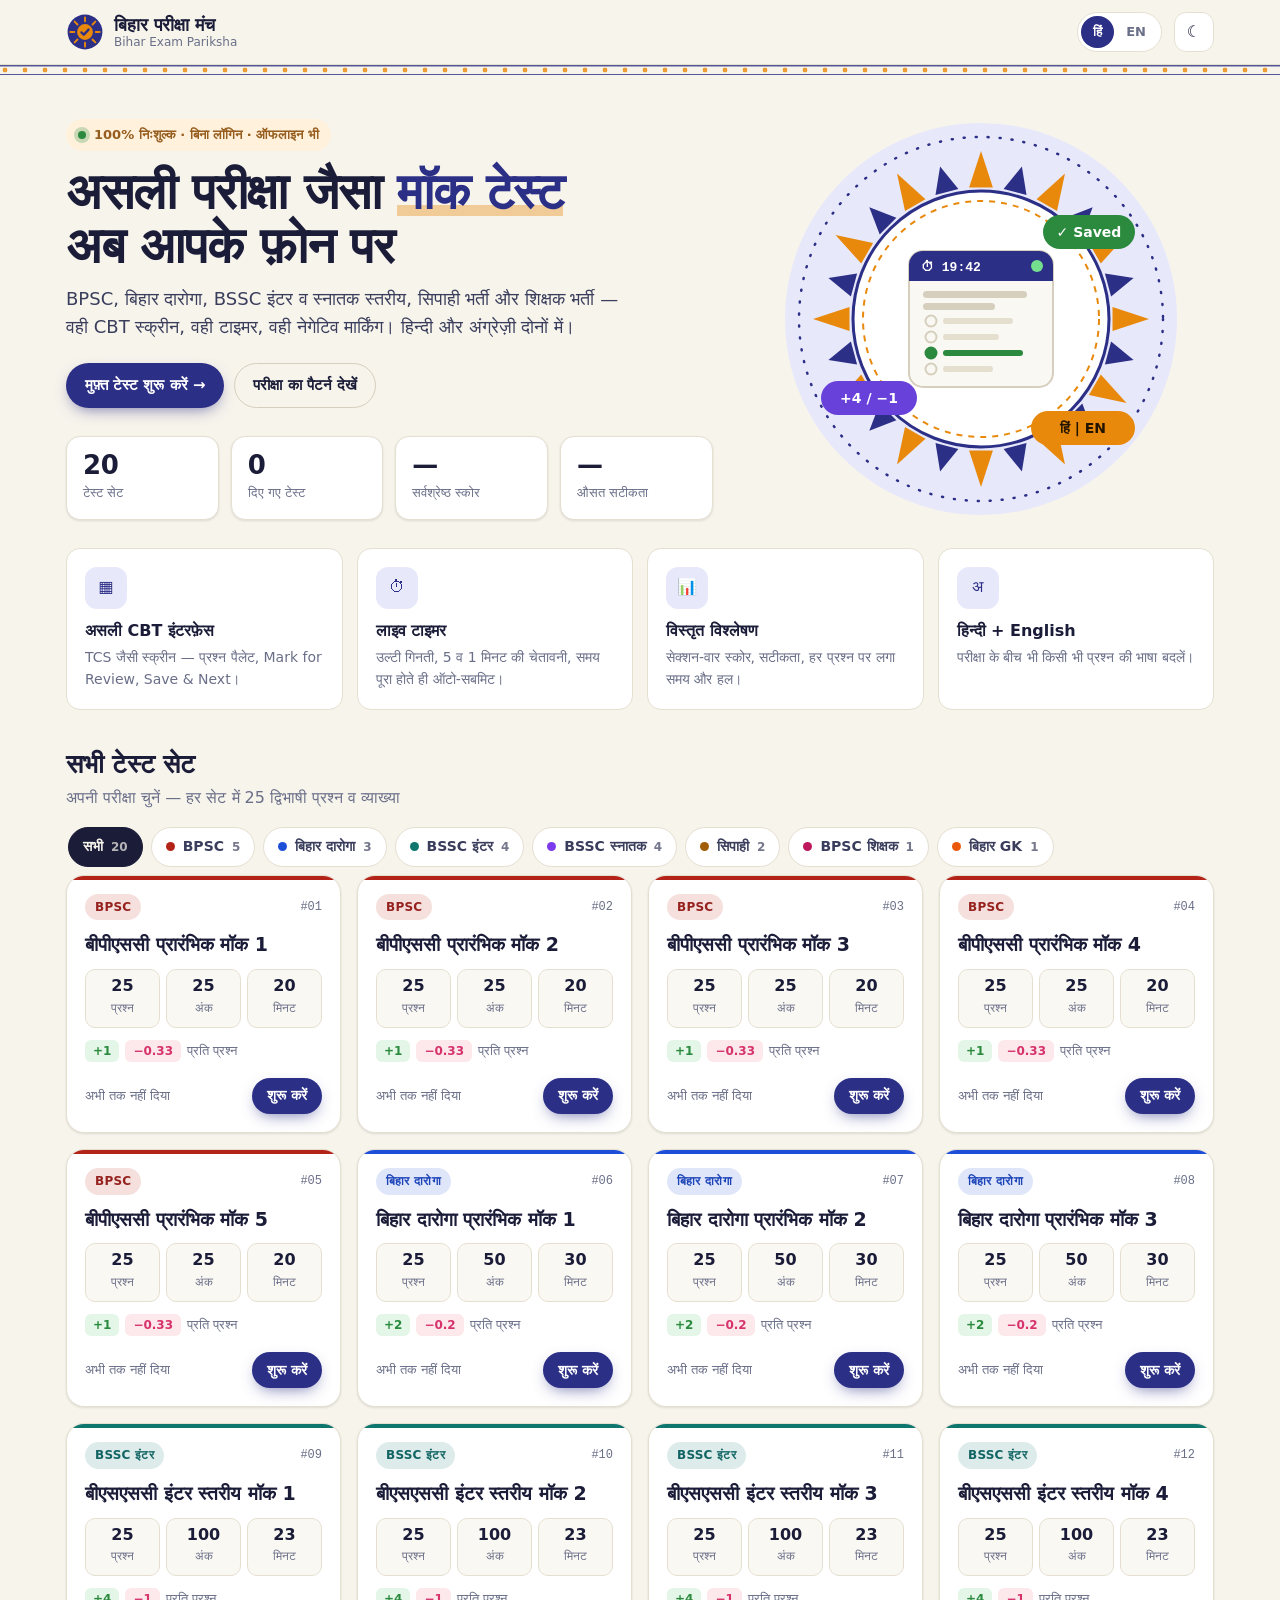
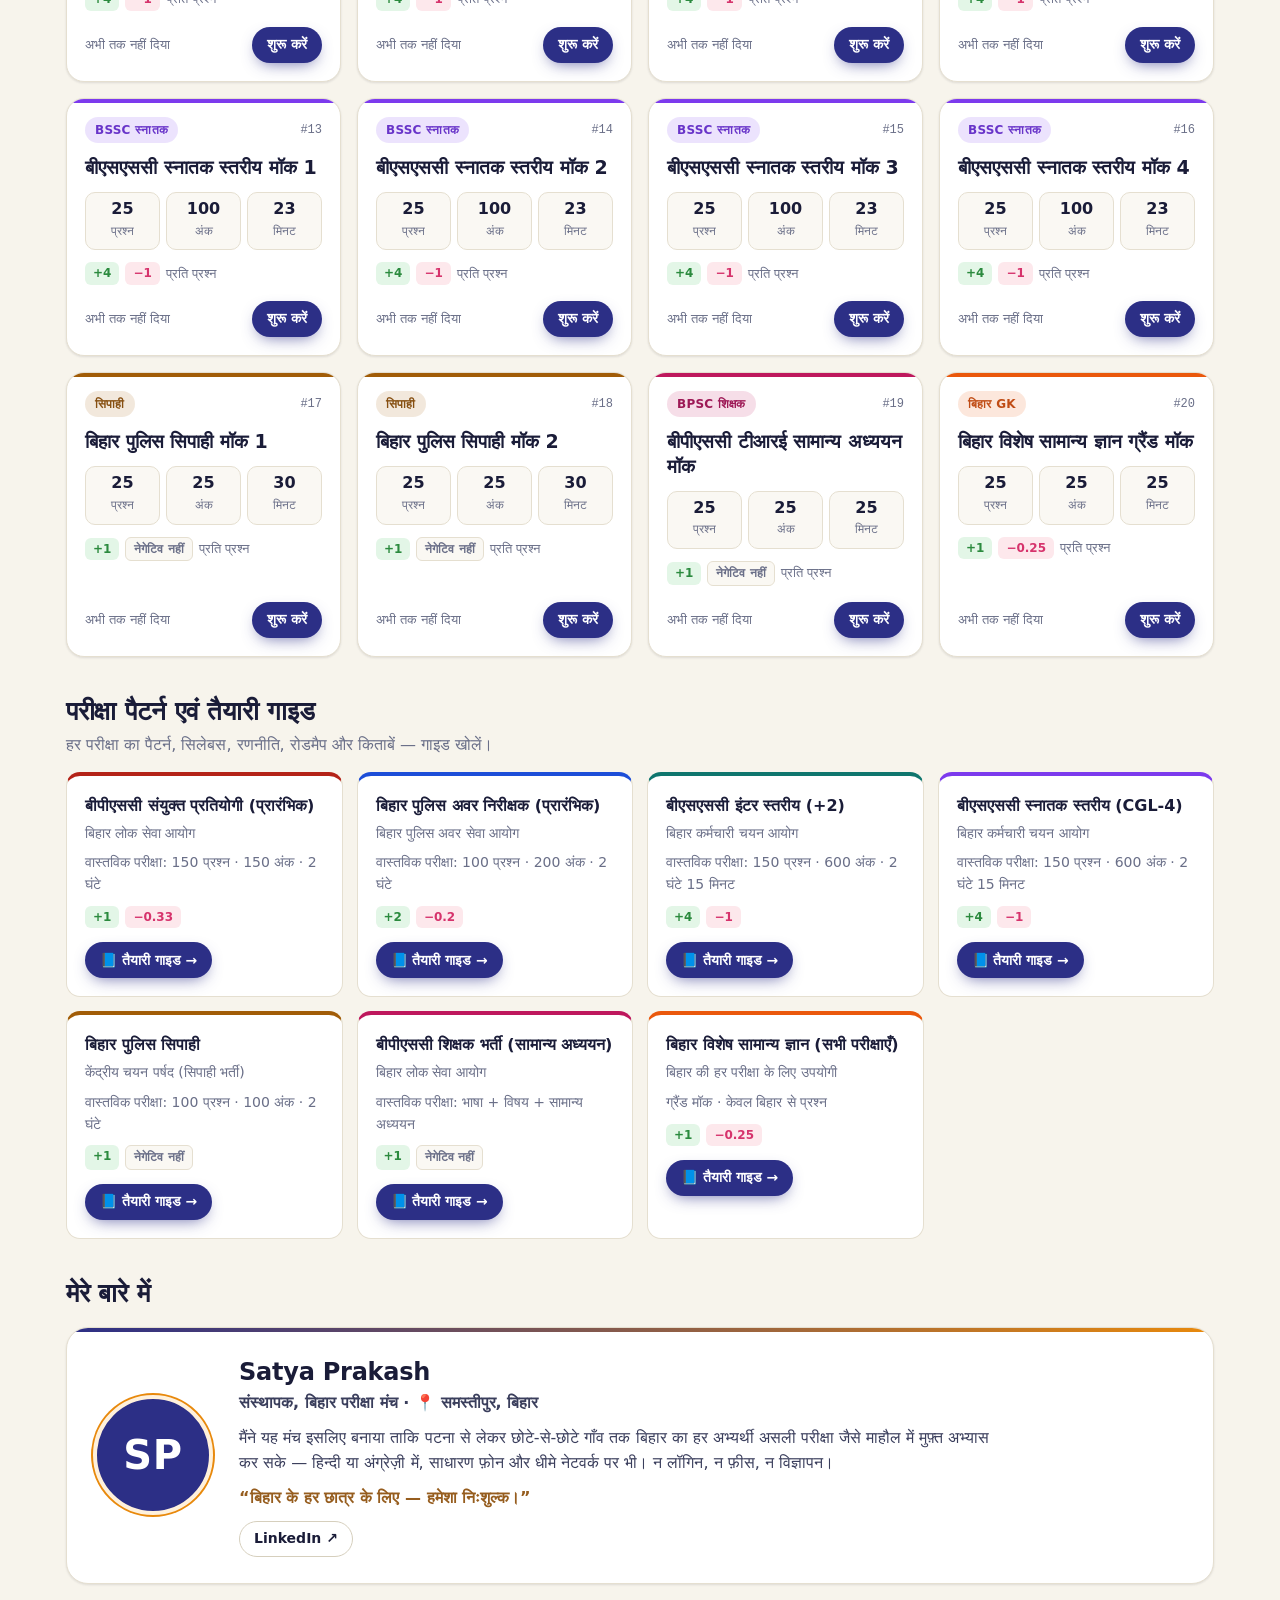
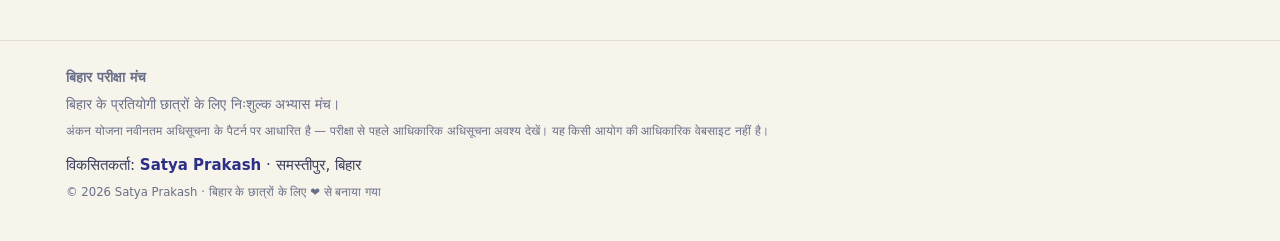
<file: index.html>
<!doctype html>
<html lang="hi">
<head>
  <meta charset="utf-8">
  <meta name="viewport" content="width=device-width, initial-scale=1, viewport-fit=cover">
  <title>बिहार परीक्षा मंच — Bihar Exam Mock Tests</title>
  <meta name="description" content="Free CBT-style mock tests for BPSC, Bihar SI, BSSC Inter & CGL, Bihar Police Constable and BPSC TRE — live timer, negative marking, Hindi & English, detailed analysis.">
  <meta http-equiv="Content-Security-Policy" content="default-src 'self'; script-src 'self'; style-src 'self' 'unsafe-inline' https://fonts.googleapis.com; font-src 'self' https://fonts.gstatic.com; img-src 'self' data:; connect-src 'self'; manifest-src 'self'; worker-src 'self'; object-src 'none'; base-uri 'self'; form-action 'none'">
  <meta name="referrer" content="strict-origin-when-cross-origin">
  <meta name="theme-color" content="#2c2f86">
  <script src="js/boot.js?v=8"></script>
  <link rel="manifest" href="manifest.webmanifest">
  <link rel="icon" href="icon.svg" type="image/svg+xml">
  <link rel="apple-touch-icon" href="icon.svg">
  <link rel="preconnect" href="https://fonts.googleapis.com">
  <link rel="preconnect" href="https://fonts.gstatic.com" crossorigin>
  <link rel="stylesheet" href="https://fonts.googleapis.com/css2?family=Mukta:wght@400;500;600;700;800&display=swap">
  <link rel="stylesheet" href="css/styles.css?v=8">
</head>
<body>
  <noscript><p style="padding:24px">कृपया JavaScript चालू करें। / Please enable JavaScript to take the tests.</p></noscript>
  <div id="app"></div>
  <script src="js/exams.js?v=8"></script>
  <script src="js/i18n.js?v=8"></script>
  <script src="js/store.js?v=8"></script>
  <script src="data/index.js?v=8"></script>
  <script src="js/about.js?v=8"></script>
  <script src="js/app.js?v=8"></script>
</body>
</html>
</file>
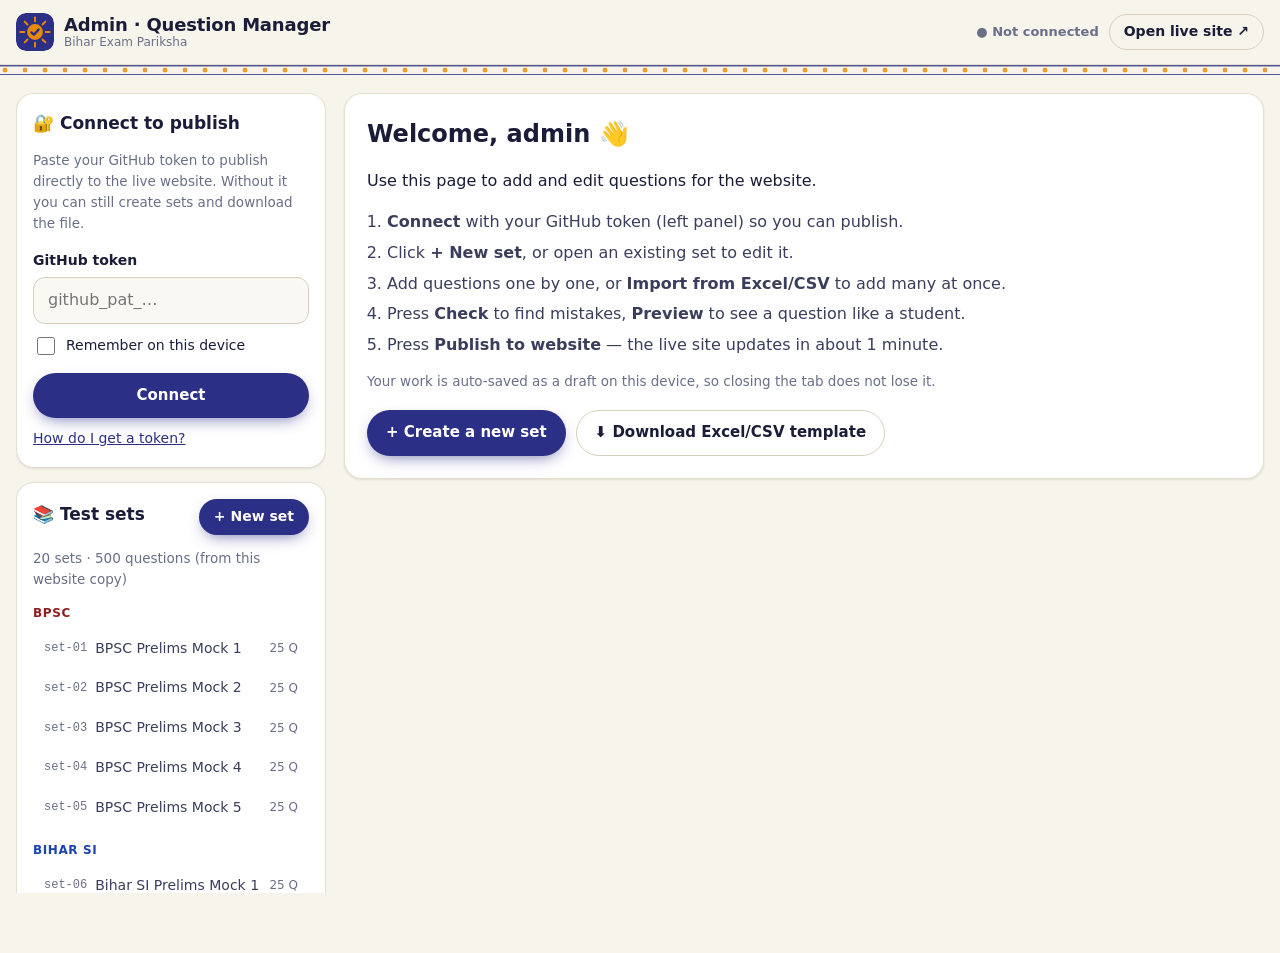
<file: admin.html>
<!doctype html>
<html lang="en">
<head>
  <meta charset="utf-8">
  <meta name="viewport" content="width=device-width, initial-scale=1">
  <title>Admin · Bihar Exam Pariksha</title>
  <meta name="robots" content="noindex, nofollow">
  <meta http-equiv="Content-Security-Policy" content="default-src 'self'; script-src 'self'; style-src 'self' 'unsafe-inline' https://fonts.googleapis.com; font-src 'self' https://fonts.gstatic.com; img-src 'self' data:; connect-src 'self' https://api.github.com; object-src 'none'; base-uri 'self'; form-action 'none'">
  <meta name="referrer" content="no-referrer">
  <script src="js/boot.js?v=8"></script>
  <link rel="icon" href="icon.svg" type="image/svg+xml">
  <link rel="preconnect" href="https://fonts.googleapis.com">
  <link rel="preconnect" href="https://fonts.gstatic.com" crossorigin>
  <link rel="stylesheet" href="https://fonts.googleapis.com/css2?family=Mukta:wght@400;500;600;700;800&display=swap">
  <link rel="stylesheet" href="css/styles.css?v=8">
  <link rel="stylesheet" href="css/admin.css?v=8">
</head>
<body>
  <noscript><p style="padding:24px">Please enable JavaScript.</p></noscript>
  <div id="admin"></div>
  <script src="js/exams.js?v=8"></script>
  <script src="data/index.js?v=8"></script>
  <script src="js/admin.js?v=8"></script>
</body>
</html>
</file>
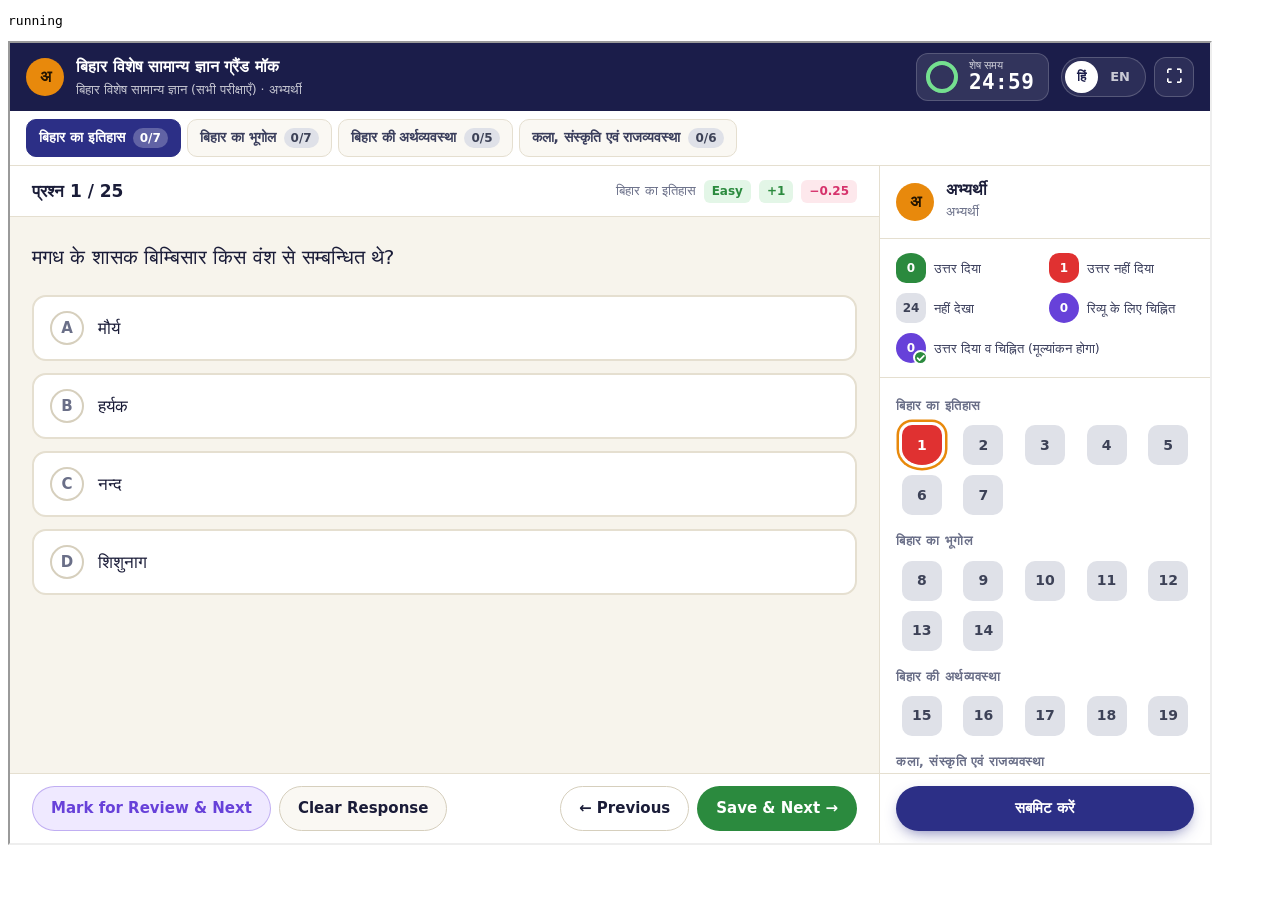
<file: tools/selftest.html>
<!doctype html><meta charset="utf-8"><title>selftest</title>
<pre id="out">running</pre>
<iframe id="f" src="../index.html#/exam/set-20" style="width:1200px;height:800px"></iframe>
<script>
var out = document.getElementById("out"), f = document.getElementById("f");
function wait(ms) { return new Promise(function (r) { setTimeout(r, ms); }); }
(async function () {
  try {
    await wait(1500);
    var w = f.contentWindow, d = f.contentDocument;
    var set = w.BEP.sets["set-20"], ex = w.BEP.exams[set.exam], exp = { c: 0, w: 0, s: 0 };
    for (var i = 0; i < set.questions.length; i++) {
      var q = set.questions[i], mode = i % 4; // 0 correct, 1 wrong, 2 skip, 3 correct+mark
      if (mode === 0 || mode === 3) { d.querySelector('.opt[data-o="' + q.a + '"]').click(); exp.c++; }
      else if (mode === 1) { d.querySelector('.opt[data-o="' + ((q.a + 1) % 4) + '"]').click(); exp.w++; }
      else exp.s++;
      d.getElementById(mode === 3 ? "bMark" : "bSave").click();
      await wait(20);
    }
    var pal = Array.from(d.querySelectorAll("#pal .qs")).map(function (b) { return b.className.replace("qs", "").replace("cur", "").trim() || "nv"; }).join(",");
    d.getElementById("bSubmit").click(); await wait(100);
    var rows = d.querySelector(".sum-table tfoot").textContent;
    d.querySelector("[data-yes]").click(); await wait(1200);
    var score = d.querySelector(".ring .mid b").textContent;
    var expScore = Math.round((exp.c * ex.pos - exp.w * ex.neg) * 100) / 100;
    out.textContent = JSON.stringify({ hash: w.location.hash, palette: pal, summary: rows, shown: score, expected: expScore, exp: exp,
      pass: String(expScore) === score, sols: d.querySelectorAll(".sol").length });
  } catch (e) { out.textContent = "ERR " + e.stack; }
})();
</script>
</file>
<file: css/styles.css>
/* ==========================================================
   Bihar Exam Pariksha — design system
   Warm "paper" base, deep indigo brand, marigold accent
   (Madhubani-inspired ornaments), official CBT palette colours.
   ========================================================== */

:root {
  --bg: #f7f4ec;
  --bg-2: #efe9db;
  --surface: #ffffff;
  --surface-2: #faf8f3;
  --ink: #1a1c38;
  --ink-2: #3a3e5c;
  --muted: #6a6f88;
  --line: #e5dfd0;
  --line-2: #d6cfbd;
  --brand: #2c2f86;
  --brand-ink: #ffffff;
  --brand-soft: #e8e8fb;
  --accent: #e8890c;
  --accent-soft: #fff1dc;
  --ok: #2b8a3e;
  --ok-soft: #e3f6e7;
  --bad: #d6336c;
  --bad-2: #e03131;
  --bad-soft: #fde8ec;
  --mark: #6741d9;
  --mark-soft: #efe9ff;
  --nv: #dfe1e8;
  --nv-ink: #3d4257;
  --warn: #f08c00;
  --shadow-sm: 0 1px 2px rgba(26, 28, 56, .06), 0 1px 3px rgba(26, 28, 56, .06);
  --shadow: 0 6px 24px -8px rgba(26, 28, 56, .18), 0 2px 6px rgba(26, 28, 56, .06);
  --shadow-lg: 0 24px 60px -18px rgba(26, 28, 56, .35);
  --radius: 14px;
  --radius-sm: 10px;
  --font: "Mukta", "Noto Sans Devanagari", "Nirmala UI", system-ui, -apple-system, "Segoe UI", Roboto, sans-serif;
  --mono: ui-monospace, "Cascadia Mono", "Consolas", monospace;
  color-scheme: light;
}

@media (prefers-color-scheme: dark) {
  :root:not([data-theme="light"]) {
    --bg: #0e1020; --bg-2: #151831; --surface: #171a33; --surface-2: #1c2040;
    --ink: #eceefa; --ink-2: #c8cbe2; --muted: #9a9fbd; --line: #2a2e50; --line-2: #383d66;
    --brand: #8e92ff; --brand-ink: #0e1020; --brand-soft: #23264f;
    --accent: #ffb547; --accent-soft: #3a2b12;
    --ok: #51cf66; --ok-soft: #173322; --bad: #ff6b8b; --bad-2: #ff6b6b; --bad-soft: #3a1823;
    --mark: #a68bff; --mark-soft: #2a2152; --nv: #2c3050; --nv-ink: #c8cbe2;
    --shadow-sm: 0 1px 2px rgba(0,0,0,.4); --shadow: 0 8px 24px -10px rgba(0,0,0,.6);
    --shadow-lg: 0 24px 60px -18px rgba(0,0,0,.8);
    color-scheme: dark;
  }
}
:root[data-theme="dark"] {
  --bg: #0e1020; --bg-2: #151831; --surface: #171a33; --surface-2: #1c2040;
  --ink: #eceefa; --ink-2: #c8cbe2; --muted: #9a9fbd; --line: #2a2e50; --line-2: #383d66;
  --brand: #8e92ff; --brand-ink: #0e1020; --brand-soft: #23264f;
  --accent: #ffb547; --accent-soft: #3a2b12;
  --ok: #51cf66; --ok-soft: #173322; --bad: #ff6b8b; --bad-2: #ff6b6b; --bad-soft: #3a1823;
  --mark: #a68bff; --mark-soft: #2a2152; --nv: #2c3050; --nv-ink: #c8cbe2;
  --shadow-sm: 0 1px 2px rgba(0,0,0,.4); --shadow: 0 8px 24px -10px rgba(0,0,0,.6);
  --shadow-lg: 0 24px 60px -18px rgba(0,0,0,.8);
  color-scheme: dark;
}

*, *::before, *::after { box-sizing: border-box; }
html { -webkit-text-size-adjust: 100%; }
body {
  margin: 0; font-family: var(--font); font-size: 16px; line-height: 1.55;
  background: var(--bg); color: var(--ink);
  -webkit-font-smoothing: antialiased; min-height: 100vh;
}
img, svg { display: block; max-width: 100%; }
button, input, select { font: inherit; color: inherit; }
button { cursor: pointer; }
a { color: var(--brand); }
:focus-visible { outline: 3px solid var(--accent); outline-offset: 2px; border-radius: 6px; }
.sr-only { position: absolute; width: 1px; height: 1px; overflow: hidden; clip: rect(0 0 0 0); white-space: nowrap; }
.wrap { width: 100%; max-width: 1180px; margin: 0 auto; padding: 0 16px; }
.muted { color: var(--muted); }
.hidden { display: none !important; }

/* ---------- Buttons ---------- */
.btn {
  display: inline-flex; align-items: center; justify-content: center; gap: 8px;
  min-height: 44px; padding: 10px 18px; border-radius: 999px; border: 1.5px solid transparent;
  font-weight: 600; font-size: 15px; text-decoration: none; white-space: nowrap;
  transition: transform .12s ease, background .15s ease, box-shadow .15s ease, border-color .15s;
}
.btn:active { transform: translateY(1px) scale(.99); }
.btn-primary { background: var(--brand); color: var(--brand-ink); box-shadow: 0 6px 16px -6px color-mix(in srgb, var(--brand) 70%, transparent); }
.btn-primary:hover { filter: brightness(1.08); }
.btn-accent { background: var(--accent); color: #231400; }
.btn-accent:hover { filter: brightness(1.05); }
.btn-ghost { background: transparent; border-color: var(--line-2); color: var(--ink); }
.btn-ghost:hover { background: var(--surface-2); }
.btn-ok { background: var(--ok); color: #fff; }
.btn-danger { background: var(--bad-2); color: #fff; }
.btn-sm { min-height: 36px; padding: 6px 14px; font-size: 14px; }
.btn[disabled] { opacity: .45; cursor: not-allowed; transform: none; }
.icon-btn {
  width: 40px; height: 40px; border-radius: 12px; border: 1.5px solid var(--line);
  background: var(--surface); display: inline-grid; place-items: center; font-weight: 700;
}
.icon-btn:hover { border-color: var(--line-2); }

/* ---------- Top navigation ---------- */
.topbar {
  position: sticky; top: 0; z-index: 30;
  background: color-mix(in srgb, var(--bg) 82%, transparent);
  backdrop-filter: saturate(1.4) blur(10px); -webkit-backdrop-filter: saturate(1.4) blur(10px);
  border-bottom: 1px solid var(--line);
}
.topbar .wrap { display: flex; align-items: center; gap: 12px; height: 64px; }
.logo { display: flex; align-items: center; gap: 10px; text-decoration: none; color: var(--ink); margin-right: auto; }
.logo-mark { width: 38px; height: 38px; }
.logo b { font-size: 18px; line-height: 1.1; display: block; letter-spacing: -.01em; }
.logo small { font-size: 12px; color: var(--muted); display: block; line-height: 1.2; }
.lang-switch { display: inline-flex; padding: 3px; border-radius: 999px; background: var(--surface); border: 1.5px solid var(--line); }
.lang-switch button { border: 0; background: transparent; padding: 5px 12px; border-radius: 999px; font-weight: 700; font-size: 13px; color: var(--muted); min-height: 32px; }
.lang-switch button[aria-pressed="true"] { background: var(--brand); color: var(--brand-ink); }

/* ---------- Ornament (Madhubani-inspired border) ---------- */
.ornament {
  height: 10px;
  background:
    radial-gradient(circle at 5px 5px, var(--accent) 2.4px, transparent 2.6px) 0 0 / 20px 10px,
    linear-gradient(var(--brand), var(--brand)) 0 0 / 100% 1.5px no-repeat,
    linear-gradient(var(--brand), var(--brand)) 0 100% / 100% 1.5px no-repeat;
  opacity: .8;
}

/* ---------- Hero ---------- */
.hero { position: relative; padding: 44px 0 28px; overflow: hidden; }
.hero-grid { display: grid; grid-template-columns: 1.25fr .9fr; gap: 36px; align-items: center; }
.eyebrow {
  display: inline-flex; align-items: center; gap: 8px; padding: 6px 12px; border-radius: 999px;
  background: var(--accent-soft); color: color-mix(in srgb, var(--accent) 60%, var(--ink)); font-weight: 700; font-size: 13px;
}
.eyebrow .dot { width: 8px; height: 8px; border-radius: 50%; background: var(--ok); box-shadow: 0 0 0 4px color-mix(in srgb, var(--ok) 25%, transparent); animation: pulse 1.8s infinite; }
@keyframes pulse { 50% { box-shadow: 0 0 0 7px transparent; } }
.hero h1 { font-size: clamp(30px, 5vw, 50px); line-height: 1.08; letter-spacing: -.02em; margin: 14px 0 12px; }
.hero h1 em {
  font-style: normal; color: var(--brand); white-space: nowrap;
  background: linear-gradient(transparent 72%, color-mix(in srgb, var(--accent) 38%, transparent) 72%, color-mix(in srgb, var(--accent) 38%, transparent) 92%, transparent 92%);
}
.hero p.lead { font-size: 18px; color: var(--ink-2); max-width: 560px; margin: 0 0 22px; }
.hero-cta { display: flex; flex-wrap: wrap; gap: 10px; }
.hero-art { position: relative; aspect-ratio: 1; max-width: 400px; justify-self: center; width: 100%; }
.hero-art svg { width: 100%; height: 100%; }
.spin-slow { transform-origin: 200px 200px; animation: spin 80s linear infinite; }
@keyframes spin { to { transform: rotate(360deg); } }

.stats-row { display: grid; grid-template-columns: repeat(4, 1fr); gap: 12px; margin-top: 28px; }
.stat {
  background: var(--surface); border: 1px solid var(--line); border-radius: var(--radius);
  padding: 14px 16px; box-shadow: var(--shadow-sm);
}
.stat b { display: block; font-size: 26px; line-height: 1.1; letter-spacing: -.01em; }
.stat span { font-size: 13px; color: var(--muted); }

/* ---------- Resume banner ---------- */
.resume {
  display: flex; align-items: center; gap: 14px; flex-wrap: wrap;
  background: linear-gradient(100deg, var(--brand) 0%, color-mix(in srgb, var(--brand) 70%, var(--mark)) 100%);
  color: #fff; border-radius: var(--radius); padding: 14px 18px; margin: 8px 0 4px; box-shadow: var(--shadow);
}
:root[data-theme="dark"] .resume, .dark-resume { color: #0e1020; }
.resume .grow { flex: 1 1 240px; }
.resume b { display: block; }
.resume .btn-ghost { border-color: rgba(255,255,255,.5); color: inherit; }

/* ---------- Section heading ---------- */
.sec-head { display: flex; align-items: end; justify-content: space-between; gap: 12px; margin: 34px 0 14px; flex-wrap: wrap; }
.sec-head h2 { margin: 0; font-size: 26px; letter-spacing: -.01em; }
.sec-head p { margin: 2px 0 0; color: var(--muted); }

/* ---------- Exam chips ---------- */
.chips { display: flex; gap: 8px; overflow-x: auto; padding: 2px 2px 8px; scrollbar-width: thin; }
.chip {
  flex: none; border: 1.5px solid var(--line); background: var(--surface); color: var(--ink-2);
  padding: 8px 14px; border-radius: 999px; font-weight: 600; font-size: 14px; min-height: 40px;
  display: inline-flex; align-items: center; gap: 8px;
}
.chip i { width: 9px; height: 9px; border-radius: 50%; background: var(--c, var(--brand)); }
.chip[aria-pressed="true"] { background: var(--ink); color: var(--bg); border-color: var(--ink); }
.chip .n { font-size: 12px; opacity: .7; }

/* ---------- Test cards ---------- */
.grid { display: grid; grid-template-columns: repeat(auto-fill, minmax(268px, 1fr)); gap: 16px; }
.card {
  position: relative; background: var(--surface); border: 1px solid var(--line); border-radius: 18px;
  padding: 18px; display: flex; flex-direction: column; gap: 12px; box-shadow: var(--shadow-sm);
  transition: transform .18s ease, box-shadow .18s ease, border-color .18s;
  overflow: hidden;
}
.card::before { content: ""; position: absolute; inset: 0 0 auto 0; height: 4px; background: var(--c); }
.card:hover { transform: translateY(-3px); box-shadow: var(--shadow); border-color: var(--line-2); }
.card-top { display: flex; justify-content: space-between; align-items: center; gap: 8px; }
.badge {
  display: inline-flex; align-items: center; gap: 6px; font-size: 12px; font-weight: 700; letter-spacing: .02em;
  padding: 4px 10px; border-radius: 999px; background: color-mix(in srgb, var(--c) 14%, transparent); color: color-mix(in srgb, var(--c) 80%, var(--ink));
}
.setno { font-family: var(--mono); font-size: 12px; color: var(--muted); }
.card h3 { margin: 0; font-size: 19px; line-height: 1.3; }
.meta { display: grid; grid-template-columns: repeat(3, 1fr); gap: 6px; }
.meta div { background: var(--surface-2); border: 1px solid var(--line); border-radius: 10px; padding: 7px 8px; text-align: center; }
.meta b { display: block; font-size: 16px; line-height: 1.1; }
.meta span { font-size: 11.5px; color: var(--muted); }
.card .scheme { font-size: 13px; color: var(--muted); display: flex; gap: 6px; align-items: center; flex-wrap: wrap; }
.pill { font-size: 12px; font-weight: 700; padding: 2px 8px; border-radius: 6px; }
.pill.pos { background: var(--ok-soft); color: var(--ok); }
.pill.neg { background: var(--bad-soft); color: var(--bad); }
.pill.zero { background: var(--surface-2); color: var(--muted); border: 1px solid var(--line); }
.card-foot { display: flex; align-items: center; justify-content: space-between; gap: 8px; margin-top: auto; padding-top: 4px; }
.best { font-size: 13px; color: var(--muted); line-height: 1.25; }
.best b { color: var(--ink); font-size: 15px; }
.progress-tag { font-size: 12px; font-weight: 700; color: var(--warn); }
.empty { text-align: center; padding: 40px 10px; color: var(--muted); }

/* ---------- Feature strip ---------- */
.features { display: grid; grid-template-columns: repeat(4, 1fr); gap: 14px; }
.feature { background: var(--surface); border: 1px solid var(--line); border-radius: var(--radius); padding: 18px; }
.feature .ic { width: 42px; height: 42px; border-radius: 12px; display: grid; place-items: center; background: var(--brand-soft); color: var(--brand); margin-bottom: 10px; }
.feature h4 { margin: 0 0 4px; font-size: 16px; }
.feature p { margin: 0; color: var(--muted); font-size: 14px; }

.footer { margin-top: 56px; padding: 26px 0 40px; border-top: 1px solid var(--line); color: var(--muted); font-size: 14px; }
.footer .wrap { display: flex; flex-direction: column; gap: 6px; }

/* ==========================================================
   Instructions screen
   ========================================================== */
.ins { padding: 28px 0 60px; }
.ins-head { display: flex; gap: 16px; align-items: center; flex-wrap: wrap; margin-bottom: 18px; }
.ins-head h1 { margin: 0; font-size: clamp(24px, 3.6vw, 34px); letter-spacing: -.01em; line-height: 1.15; }
.ins-grid { display: grid; grid-template-columns: 1.4fr 1fr; gap: 18px; align-items: start; }
.panel { background: var(--surface); border: 1px solid var(--line); border-radius: 18px; padding: 22px; box-shadow: var(--shadow-sm); }
.panel h2 { margin: 0 0 12px; font-size: 19px; }
.panel ol { margin: 0; padding-left: 20px; }
.panel ol li { margin: 0 0 9px; color: var(--ink-2); }
.legend { display: grid; gap: 10px; margin: 14px 0 6px; }
.legend-row { display: flex; align-items: center; gap: 12px; font-size: 14.5px; }
.kv { display: grid; grid-template-columns: 1fr auto; gap: 10px 14px; font-size: 15px; }
.kv dt { color: var(--muted); }
.kv dd { margin: 0; font-weight: 700; text-align: right; }
.field { display: grid; gap: 6px; margin: 16px 0 0; }
.field label { font-weight: 600; font-size: 14px; }
.field input, .field select {
  min-height: 46px; border-radius: 12px; border: 1.5px solid var(--line-2); background: var(--surface-2);
  padding: 10px 14px; font-size: 16px;
}
.agree { display: flex; gap: 12px; align-items: flex-start; margin: 18px 0; padding: 14px; border-radius: 12px; background: var(--accent-soft); cursor: pointer; }
.agree input { width: 22px; height: 22px; margin-top: 2px; accent-color: var(--brand); flex: none; }
.sec-list { display: flex; flex-wrap: wrap; gap: 6px; margin-top: 10px; }
.sec-list span { font-size: 13px; padding: 4px 10px; border-radius: 999px; background: var(--brand-soft); color: var(--brand); font-weight: 600; }

/* ---------- Palette status shapes (shared) ---------- */
.qs {
  --size: 40px;
  position: relative; width: var(--size); height: var(--size); display: inline-grid; place-items: center;
  font-weight: 700; font-size: 14px; border: 0; border-radius: 10px; flex: none;
  background: var(--nv); color: var(--nv-ink); border: 1.5px solid transparent;
  transition: transform .1s ease;
}
.qs:hover { transform: translateY(-1px); }
.qs.na { background: var(--bad-2); color: #fff; border-radius: 10px 10px 50% 50% / 10px 10px 40% 40%; }
.qs.a { background: var(--ok); color: #fff; border-radius: 50% 50% 10px 10px / 40% 40% 10px 10px; }
.qs.m { background: var(--mark); color: #fff; border-radius: 50%; }
.qs.am { background: var(--mark); color: #fff; border-radius: 50%; }
.qs.am::after {
  content: ""; position: absolute; right: -3px; bottom: -3px; width: 15px; height: 15px; border-radius: 50%;
  background: var(--ok) url("data:image/svg+xml,%3Csvg xmlns='http://www.w3.org/2000/svg' viewBox='0 0 16 16'%3E%3Cpath d='M4 8.5l2.5 2.5L12 5.5' fill='none' stroke='white' stroke-width='2.2' stroke-linecap='round' stroke-linejoin='round'/%3E%3C/svg%3E") center/12px no-repeat;
  border: 2px solid var(--surface);
}
.qs.cur { box-shadow: 0 0 0 3px var(--surface), 0 0 0 5.5px var(--accent); }
.qs.sm { --size: 30px; font-size: 12px; }

/* ==========================================================
   Exam screen (CBT replica)
   ========================================================== */
.exam { display: grid; grid-template-columns: minmax(0, 1fr); grid-template-rows: auto auto minmax(0, 1fr); overflow: hidden; height: 100vh; height: 100dvh; background: var(--bg); }
.x-head {
  display: flex; align-items: center; gap: 12px; padding: 10px 16px;
  background: #1b1d4a; color: #fff;
}
:root[data-theme="dark"] .x-head { background: #090a17; }
.x-title { margin-right: auto; min-width: 0; }
.x-title b { display: block; font-size: 16px; white-space: nowrap; overflow: hidden; text-overflow: ellipsis; }
.x-title small { display: block; opacity: .75; font-size: 12.5px; white-space: nowrap; overflow: hidden; text-overflow: ellipsis; }
.timer {
  display: flex; align-items: center; gap: 10px; padding: 6px 14px 6px 8px; border-radius: 12px;
  background: rgba(255,255,255,.1); border: 1px solid rgba(255,255,255,.18);
  font-variant-numeric: tabular-nums;
}
.timer-ring { width: 34px; height: 34px; transform: rotate(-90deg); flex: none; }
.timer-ring circle { fill: none; stroke-width: 4; }
.timer-ring .trk { stroke: rgba(255,255,255,.18); }
.timer-ring .bar { stroke: #74e08f; stroke-linecap: round; transition: stroke-dashoffset 1s linear, stroke .3s; }
.timer .lbl { font-size: 11px; opacity: .75; line-height: 1; }
.timer .clock { font-size: 21px; font-weight: 800; letter-spacing: .02em; line-height: 1.1; font-family: var(--mono); }
.timer.warn .bar { stroke: #ffb547; }
.timer.warn .clock { color: #ffd08a; }
.timer.danger { background: rgba(224, 49, 49, .25); border-color: rgba(255,120,120,.6); animation: blink 1s steps(2) infinite; }
.timer.danger .bar { stroke: #ff6b6b; }
.timer.danger .clock { color: #ffb3b3; }
@keyframes blink { 50% { border-color: rgba(255,120,120,.15); } }
.x-tools { display: flex; gap: 8px; align-items: center; }
.x-tools .icon-btn, .x-tools .lang-switch { background: rgba(255,255,255,.08); border-color: rgba(255,255,255,.2); color: #fff; }
.x-tools .lang-switch button { color: rgba(255,255,255,.75); }
.x-tools .lang-switch button[aria-pressed="true"] { background: #fff; color: #1b1d4a; }
.avatar { width: 38px; height: 38px; border-radius: 50%; background: var(--accent); color: #231400; display: grid; place-items: center; font-weight: 800; flex: none; }

.x-sections { display: flex; gap: 6px; padding: 8px 16px; background: var(--surface); border-bottom: 1px solid var(--line); overflow-x: auto; scrollbar-width: none; }
.x-sections::-webkit-scrollbar { display: none; }
.x-sec {
  flex: none; border: 1.5px solid var(--line); background: var(--surface-2); border-radius: 10px;
  padding: 6px 12px; font-size: 14px; font-weight: 600; color: var(--ink-2); display: inline-flex; gap: 8px; align-items: center; min-height: 38px;
}
.x-sec .cnt { font-size: 12px; padding: 1px 7px; border-radius: 999px; background: var(--nv); color: var(--nv-ink); }
.x-sec[aria-current="true"] { background: var(--brand); color: var(--brand-ink); border-color: var(--brand); }
.x-sec[aria-current="true"] .cnt { background: rgba(255,255,255,.25); color: inherit; }

.x-body { display: grid; grid-template-columns: minmax(0, 1fr) 330px; min-height: 0; }
.x-main { display: grid; grid-template-columns: minmax(0, 1fr); grid-template-rows: auto minmax(0, 1fr) auto; min-height: 0; min-width: 0; border-right: 1px solid var(--line); }
.q-bar { display: flex; align-items: center; justify-content: space-between; gap: 10px; padding: 12px 22px; border-bottom: 1px solid var(--line); background: var(--surface); flex-wrap: wrap; }
.q-bar h2 { margin: 0; font-size: 17px; }
.q-bar .q-meta { display: flex; gap: 8px; align-items: center; font-size: 13px; color: var(--muted); flex-wrap: wrap; }
.diff { font-size: 12px; font-weight: 700; padding: 2px 8px; border-radius: 6px; text-transform: capitalize; }
.diff.easy { background: var(--ok-soft); color: var(--ok); }
.diff.medium { background: var(--accent-soft); color: color-mix(in srgb, var(--accent) 70%, var(--ink)); }
.diff.hard { background: var(--bad-soft); color: var(--bad); }

.q-scroll { overflow-y: auto; padding: 24px 22px 30px; }
.q-text { font-size: 19px; line-height: 1.6; margin: 0 0 22px; max-width: 860px; }
.q-text.hi { font-size: 20px; }
.opts { display: grid; gap: 12px; max-width: 860px; }
.opt {
  display: flex; align-items: center; gap: 14px; width: 100%; text-align: left;
  padding: 14px 16px; border-radius: 14px; background: var(--surface); border: 2px solid var(--line);
  font-size: 17px; line-height: 1.45; transition: border-color .12s, background .12s, transform .12s, box-shadow .12s;
  min-height: 58px;
}
.opt:hover { border-color: var(--line-2); background: var(--surface-2); }
.opt .key {
  flex: none; width: 34px; height: 34px; border-radius: 50%; display: grid; place-items: center;
  border: 2px solid var(--line-2); font-weight: 800; font-size: 15px; color: var(--muted); transition: all .12s;
}
.opt[aria-checked="true"] { border-color: var(--brand); background: var(--brand-soft); box-shadow: 0 6px 18px -10px var(--brand); }
.opt[aria-checked="true"] .key { background: var(--brand); border-color: var(--brand); color: var(--brand-ink); }
.opt.pop { animation: pop .22s ease; }
@keyframes pop { 40% { transform: scale(1.012); } }
.unsaved { margin-top: 16px; font-size: 14px; color: color-mix(in srgb, var(--accent) 65%, var(--ink)); display: flex; align-items: center; gap: 8px; }
.unsaved::before { content: ""; width: 8px; height: 8px; border-radius: 50%; background: var(--accent); }

.x-actions {
  display: flex; gap: 8px; padding: 12px 22px; background: var(--surface); border-top: 1px solid var(--line); flex-wrap: wrap; align-items: center;
}
.x-actions .spacer { flex: 1; }
.btn-mark { background: var(--mark-soft); color: var(--mark); border-color: color-mix(in srgb, var(--mark) 35%, transparent); }
.btn-clear { background: var(--surface-2); border-color: var(--line-2); }
.btn-save { background: var(--ok); color: #fff; }

.x-side { display: grid; grid-template-rows: auto auto 1fr auto; min-height: 0; background: var(--surface); }
.cand { display: flex; align-items: center; gap: 12px; padding: 14px 16px; border-bottom: 1px solid var(--line); }
.cand b { display: block; line-height: 1.2; }
.cand small { color: var(--muted); }
.legend-grid { display: grid; grid-template-columns: 1fr 1fr; gap: 10px 8px; padding: 14px 16px; border-bottom: 1px solid var(--line); font-size: 12.5px; color: var(--ink-2); }
.legend-grid .legend-row { font-size: 12.5px; gap: 8px; line-height: 1.2; }
.legend-grid .legend-row.full { grid-column: 1 / -1; }
.pal-wrap { overflow-y: auto; padding: 14px 16px; }
.pal-sec { font-size: 12.5px; font-weight: 700; color: var(--muted); text-transform: uppercase; letter-spacing: .04em; margin: 4px 0 10px; }
.palette { display: grid; grid-template-columns: repeat(auto-fill, minmax(42px, 1fr)); gap: 10px; justify-items: center; margin-bottom: 16px; }
.side-foot { padding: 12px 16px; border-top: 1px solid var(--line); display: grid; gap: 8px; }
.side-foot .btn { width: 100%; }

.pal-toggle { display: none; }
.m-submit { display: none; }
.x-tools .pal-toggle { width: auto; padding: 0 10px; gap: 6px; font-size: 13px; }
.scrim { position: fixed; inset: 0; background: rgba(10, 12, 30, .5); z-index: 40; opacity: 0; pointer-events: none; transition: opacity .2s; }
.scrim.show { opacity: 1; pointer-events: auto; }

/* ==========================================================
   Modal + toast
   ========================================================== */
.modal-back { position: fixed; inset: 0; z-index: 60; background: rgba(10, 12, 30, .55); display: grid; place-items: center; padding: 16px; animation: fade .15s ease; }
@keyframes fade { from { opacity: 0; } }
.modal {
  width: 100%; max-width: 560px; max-height: calc(100dvh - 32px); overflow: auto;
  background: var(--surface); border-radius: 20px; padding: 24px; box-shadow: var(--shadow-lg); animation: rise .2s ease;
}
@keyframes rise { from { transform: translateY(14px); opacity: 0; } }
.modal h2 { margin: 0 0 6px; font-size: 22px; }
.modal .actions { display: flex; gap: 10px; justify-content: flex-end; margin-top: 20px; flex-wrap: wrap; }
.sum-table { width: 100%; border-collapse: collapse; margin-top: 14px; font-size: 14px; }
.sum-table th, .sum-table td { padding: 9px 8px; border-bottom: 1px solid var(--line); text-align: center; }
.sum-table th:first-child, .sum-table td:first-child { text-align: left; }
.sum-table th { font-size: 12px; color: var(--muted); font-weight: 700; }
.sum-table tfoot td { font-weight: 800; border-bottom: 0; }

.toasts { position: fixed; z-index: 80; left: 50%; top: 16px; transform: translateX(-50%); display: grid; gap: 8px; width: min(92vw, 420px); pointer-events: none; }
.toast { background: var(--ink); color: var(--bg); padding: 12px 16px; border-radius: 12px; box-shadow: var(--shadow-lg); font-weight: 600; animation: rise .2s ease; display: flex; gap: 10px; align-items: center; }
.toast.warn { background: var(--warn); color: #231400; }
.toast.bad { background: var(--bad-2); color: #fff; }

/* ==========================================================
   Results
   ========================================================== */
.res { padding: 26px 0 60px; }
.res-hero { display: grid; grid-template-columns: auto 1fr; gap: 28px; align-items: center; background: var(--surface); border: 1px solid var(--line); border-radius: 22px; padding: 26px; box-shadow: var(--shadow-sm); position: relative; overflow: hidden; }
.res-hero::after { content: ""; position: absolute; right: -60px; top: -60px; width: 220px; height: 220px; border-radius: 50%; border: 22px solid var(--accent-soft); z-index: 0; }
.res-hero > * { position: relative; z-index: 1; }
.ring { width: 172px; height: 172px; position: relative; }
.ring svg { width: 100%; height: 100%; transform: rotate(-90deg); }
.ring circle { fill: none; stroke-width: 14; }
.ring .trk { stroke: var(--bg-2); }
.ring .bar { stroke: var(--brand); stroke-linecap: round; transition: stroke-dashoffset 1.2s cubic-bezier(.2,.7,.2,1); }
.ring .mid { position: absolute; inset: 0; display: grid; place-content: center; text-align: center; }
.ring .mid b { font-size: 34px; line-height: 1; letter-spacing: -.02em; }
.ring .mid span { font-size: 13px; color: var(--muted); }
.res-hero h1 { margin: 0 0 4px; font-size: clamp(22px, 3.4vw, 30px); line-height: 1.2; }
.verdict { display: inline-block; margin: 6px 0 14px; padding: 5px 12px; border-radius: 999px; font-weight: 700; font-size: 14px; }
.tiles { display: grid; grid-template-columns: repeat(auto-fill, minmax(124px, 1fr)); gap: 10px; }
.tile { border: 1px solid var(--line); background: var(--surface-2); border-radius: 12px; padding: 10px 12px; }
.tile b { display: block; font-size: 22px; line-height: 1.15; }
.tile span { font-size: 12.5px; color: var(--muted); }
.tile.ok b { color: var(--ok); } .tile.bad b { color: var(--bad); } .tile.mk b { color: var(--muted); }
.res-actions { display: flex; flex-wrap: wrap; gap: 10px; margin-top: 18px; }

.res-grid { display: grid; grid-template-columns: 1.3fr 1fr; gap: 18px; margin-top: 18px; }
.sec-bars { display: grid; gap: 14px; }
.sec-bar .top { display: flex; justify-content: space-between; font-size: 14px; margin-bottom: 6px; gap: 8px; }
.sec-bar .top b { font-weight: 700; }
.stack { display: flex; height: 12px; border-radius: 999px; overflow: hidden; background: var(--bg-2); }
.stack i { display: block; height: 100%; transition: width 1s ease; }
.stack .c { background: var(--ok); } .stack .w { background: var(--bad-2); } .stack .s { background: var(--nv); }
.mini-legend { display: flex; gap: 14px; font-size: 12.5px; color: var(--muted); margin-top: 12px; flex-wrap: wrap; }
.mini-legend i { display: inline-block; width: 10px; height: 10px; border-radius: 3px; margin-right: 6px; vertical-align: -1px; }
.time-chart { display: flex; align-items: flex-end; gap: 3px; height: 130px; padding-top: 10px; }
.time-chart i { flex: 1; min-width: 4px; border-radius: 4px 4px 0 0; background: var(--nv); position: relative; }
.time-chart i.c { background: var(--ok); } .time-chart i.w { background: var(--bad-2); }
.time-chart i:hover { filter: brightness(1.15); }
.time-axis { display: flex; justify-content: space-between; font-size: 11.5px; color: var(--muted); margin-top: 6px; }

.sol-head { display: flex; justify-content: space-between; align-items: center; gap: 12px; flex-wrap: wrap; margin: 30px 0 12px; }
.sol-head h2 { margin: 0; font-size: 22px; }
.sol-filters { display: flex; gap: 6px; flex-wrap: wrap; }
.sol { background: var(--surface); border: 1px solid var(--line); border-radius: 16px; padding: 18px; margin-bottom: 12px; border-left: 5px solid var(--nv); }
.sol.c { border-left-color: var(--ok); } .sol.w { border-left-color: var(--bad-2); }
.sol-top { display: flex; justify-content: space-between; gap: 10px; align-items: center; flex-wrap: wrap; margin-bottom: 8px; font-size: 13px; color: var(--muted); }
.sol-q { font-size: 17px; margin: 0 0 12px; line-height: 1.55; }
.sol-opts { display: grid; gap: 8px; }
.sol-opt { display: flex; gap: 10px; align-items: center; padding: 9px 12px; border-radius: 10px; border: 1.5px solid var(--line); font-size: 15.5px; }
.sol-opt .key { width: 26px; height: 26px; border-radius: 50%; display: grid; place-items: center; font-size: 13px; font-weight: 800; border: 1.5px solid var(--line-2); flex: none; }
.sol-opt.right { border-color: var(--ok); background: var(--ok-soft); }
.sol-opt.right .key { background: var(--ok); border-color: var(--ok); color: #fff; }
.sol-opt.picked-wrong { border-color: var(--bad-2); background: var(--bad-soft); }
.sol-opt.picked-wrong .key { background: var(--bad-2); border-color: var(--bad-2); color: #fff; }
.sol-opt .tag { margin-left: auto; font-size: 12px; font-weight: 700; white-space: nowrap; }
.explain { margin-top: 12px; padding: 12px 14px; border-radius: 12px; background: var(--accent-soft); font-size: 15px; }
.explain b { display: block; font-size: 13px; margin-bottom: 2px; color: color-mix(in srgb, var(--accent) 60%, var(--ink)); }
.status-tag { font-weight: 700; padding: 2px 9px; border-radius: 999px; font-size: 12px; }
.status-tag.c { background: var(--ok-soft); color: var(--ok); } .status-tag.w { background: var(--bad-soft); color: var(--bad); } .status-tag.s { background: var(--nv); color: var(--nv-ink); }

.history { width: 100%; border-collapse: collapse; font-size: 14px; }
.history td, .history th { padding: 8px 6px; border-bottom: 1px solid var(--line); text-align: left; }
.history th { font-size: 12px; color: var(--muted); }

.loading { min-height: 60vh; display: grid; place-content: center; gap: 14px; text-align: center; color: var(--muted); }
.spinner { width: 42px; height: 42px; border-radius: 50%; border: 4px solid var(--line); border-top-color: var(--brand); animation: spin 0.8s linear infinite; margin: 0 auto; }

/* ==========================================================
   Responsive
   ========================================================== */
@media (max-width: 980px) {
  .hero-grid { grid-template-columns: 1fr; }
  .hero-art { display: none; }
  .features { grid-template-columns: repeat(2, 1fr); }
  .ins-grid, .res-grid { grid-template-columns: 1fr; }
  .x-body { grid-template-columns: minmax(0, 1fr); }
  .x-main { border-right: 0; }
  .x-side {
    position: fixed; z-index: 50; right: 0; top: 0; bottom: 0; width: min(88vw, 340px);
    transform: translateX(105%); transition: transform .25s ease; box-shadow: var(--shadow-lg);
  }
  .x-side.open { transform: none; }
  .pal-toggle { display: inline-flex; }
  .m-submit { display: inline-flex; }
}
@media (max-width: 640px) {
  .stats-row { grid-template-columns: repeat(2, 1fr); }
  .features { grid-template-columns: 1fr; }
  .logo small { display: none; }
  .hero { padding-top: 26px; }
  .x-head { padding: 8px 10px; gap: 8px; }
  .x-title small { display: none; }
  .x-title b { font-size: 14px; }
  .timer { padding: 4px 10px 4px 6px; gap: 6px; }
  .timer .lbl { display: none; }
  .timer .clock { font-size: 18px; }
  .timer-ring { width: 26px; height: 26px; }
  .x-tools .fs-btn, .x-head > .avatar { display: none; }
  .x-tools { gap: 6px; }
  .x-tools .lang-switch button { padding: 4px 9px; }
  .q-bar, .q-scroll { padding-left: 14px; padding-right: 14px; }
  .q-text { font-size: 17.5px; } .q-text.hi { font-size: 18.5px; }
  .opt { font-size: 16px; padding: 12px; }
  .x-actions { padding: 10px; gap: 6px; display: grid; grid-template-columns: 1fr 1fr; }
  .x-actions .spacer { display: none; }
  .x-actions .btn { padding: 8px 10px; font-size: 14px; white-space: normal; line-height: 1.2; }
  .x-actions .btn-save { grid-column: 1 / -1; order: -1; }
  .res-hero { grid-template-columns: 1fr; justify-items: center; text-align: center; padding: 20px; }
  .res-hero .tiles { width: 100%; }
  .res-actions { justify-content: center; }
  .ring { width: 150px; height: 150px; }
  .panel { padding: 18px; }
}

@media (prefers-reduced-motion: reduce) {
  *, *::before, *::after { animation: none !important; transition: none !important; }
}

@media print {
  .topbar, .res-actions, .sol-filters, .footer { display: none; }
  body { background: #fff; }
}

@media (max-width: 400px) {
  .x-tools .pal-toggle span { display: none; }
  .x-tools .pal-toggle { width: 40px; padding: 0; }
}

/* ---------- Phones & tablets: normal page flow with a pinned action bar.
   Fixed 100vh layouts hide the bottom bar behind mobile browser toolbars,
   so on small screens the action bar is position:fixed to the visible
   viewport instead. ---------- */
@media (max-width: 980px) {
  .exam { display: block; height: auto; min-height: 100vh; overflow: visible; }
  .x-head { position: sticky; top: 0; z-index: 25; }
  .x-sections { position: sticky; top: 56px; z-index: 24; }
  .x-body, .x-main { display: block; border-right: 0; }
  .q-bar { position: static; }
  .q-scroll { overflow: visible; padding-bottom: calc(200px + env(safe-area-inset-bottom)); }
  .x-actions {
    position: fixed; left: 0; right: 0; bottom: 0; z-index: 35;
    padding-bottom: calc(10px + env(safe-area-inset-bottom));
    box-shadow: 0 -8px 24px -12px rgba(10, 12, 30, .35);
  }
  .x-side { height: 100%; }
  .side-foot { padding-bottom: calc(12px + env(safe-area-inset-bottom)); }
}
@media (max-width: 640px) {
  .x-sections { top: 54px; }
}

/* ---------- About me ---------- */
.about {
  display: grid; grid-template-columns: auto 1fr; gap: 26px; align-items: center;
  background: var(--surface); border: 1px solid var(--line); border-radius: 22px; padding: 26px;
  box-shadow: var(--shadow-sm); position: relative; overflow: hidden;
}
.about::before { content: ""; position: absolute; inset: 0 0 auto 0; height: 4px; background: linear-gradient(90deg, var(--brand), var(--accent)); }
.about-photo { width: 120px; height: 120px; border-radius: 50%; object-fit: cover; border: 4px solid var(--accent-soft); box-shadow: 0 0 0 2px var(--accent); }
.about-initials { display: grid; place-items: center; background: var(--brand); color: var(--brand-ink); font-size: 40px; font-weight: 800; letter-spacing: .02em; }
.about-body h3 { margin: 0; font-size: 24px; letter-spacing: -.01em; }
.about-role { margin: 2px 0 10px; color: var(--brand); font-weight: 700; }
.about-body p { margin: 0 0 10px; color: var(--ink-2); max-width: 760px; }
.about-mission { font-weight: 700; color: color-mix(in srgb, var(--accent) 60%, var(--ink)) !important; }
.about-links { display: flex; flex-wrap: wrap; gap: 8px; margin-top: 6px; }
@media (max-width: 640px) {
  .about { grid-template-columns: 1fr; justify-items: center; text-align: center; padding: 22px 18px; }
  .about-links { justify-content: center; }
  .about-photo { width: 104px; height: 104px; }
}
.dev-credit { margin: 8px 0 0; font-size: 15px; color: var(--ink-2); }
.dev-credit b { color: var(--brand); }

/* ---------- Preparation guide ---------- */
.pattern-card { display: flex; flex-direction: column; }
.pattern-card .guide-btn { margin-top: 14px; align-self: flex-start; }
.guide { padding: 26px 0 60px; }
.guide-hero {
  position: relative; overflow: hidden; border-radius: 22px; padding: 26px; margin-bottom: 14px;
  background: linear-gradient(135deg, color-mix(in srgb, var(--c) 14%, var(--surface)) 0%, var(--surface) 70%);
  border: 1px solid var(--line); box-shadow: var(--shadow-sm);
}
.guide-hero::before { content: ""; position: absolute; inset: 0 0 auto 0; height: 5px; background: var(--c); }
.g-eyebrow { margin: 0; font-weight: 700; color: color-mix(in srgb, var(--c) 75%, var(--ink)); }
.guide-hero h1 { margin: 6px 0 4px; font-size: clamp(24px, 4vw, 36px); line-height: 1.15; letter-spacing: -.01em; }
.guide-hero > p { margin: 0 0 16px; color: var(--muted); }
.guide-hero .tile b { font-size: 17px; }
.guide-toc { position: sticky; top: 74px; z-index: 5; background: var(--bg); padding: 8px 2px; margin-bottom: 6px; }
.guide-toc .chip { text-decoration: none; }
.g-sec { margin-top: 16px; scroll-margin-top: 130px; }
.g-sec h2 { font-size: 21px; }
.g-sec h3 { font-size: 16.5px; margin: 0 0 6px; }
.small { font-size: 13.5px; }
.stages { list-style: none; margin: 0; padding: 0; display: grid; gap: 14px; position: relative; }
.stage { display: grid; grid-template-columns: 38px 1fr; gap: 14px; }
.stage-no { width: 38px; height: 38px; border-radius: 50%; display: grid; place-items: center; background: var(--brand); color: var(--brand-ink); font-weight: 800; }
.stage ul { margin: 6px 0 0; padding-left: 18px; color: var(--ink-2); }
.stage li { margin-bottom: 4px; }
.stage-tag { display: inline-block; font-size: 12px; font-weight: 700; padding: 2px 9px; border-radius: 999px; vertical-align: 2px; margin-left: 4px; }
.stage-tag.merit { background: var(--ok-soft); color: var(--ok); }
.stage-tag.qual { background: var(--accent-soft); color: color-mix(in srgb, var(--accent) 65%, var(--ink)); }
.syl-grid, .strat-grid { display: grid; grid-template-columns: repeat(auto-fill, minmax(250px, 1fr)); gap: 12px; }
.syl, .strat { border: 1px solid var(--line); background: var(--surface-2); border-radius: 14px; padding: 14px; }
.syl p, .strat p { margin: 0; color: var(--ink-2); font-size: 15px; }
.strat { position: relative; padding-top: 16px; }
.strat-no { display: inline-grid; place-items: center; width: 28px; height: 28px; border-radius: 8px; background: var(--brand-soft); color: var(--brand); font-weight: 800; margin-bottom: 8px; }
.sub { margin-top: 18px !important; }
.ticks, .crosses { list-style: none; padding: 0; margin: 8px 0 0; display: grid; gap: 8px; }
.ticks li, .crosses li { position: relative; padding-left: 30px; color: var(--ink-2); }
.ticks li::before, .crosses li::before { position: absolute; left: 0; top: 1px; width: 20px; height: 20px; border-radius: 50%; display: grid; place-items: center; font-size: 12px; font-weight: 800; }
.ticks li::before { content: "✓"; background: var(--ok-soft); color: var(--ok); }
.crosses li::before { content: "✗"; background: var(--bad-soft); color: var(--bad); }
.guess-table td.ev { font-weight: 800; font-family: var(--mono); }
.guess-table td.ev.go { color: var(--ok); } .guess-table td.ev.no { color: var(--bad); } .guess-table td.ev.mid { color: var(--muted); }
.verdict-chip { display: inline-block; font-size: 12.5px; font-weight: 700; padding: 3px 10px; border-radius: 999px; }
.verdict-chip.go { background: var(--ok-soft); color: var(--ok); }
.verdict-chip.no { background: var(--bad-soft); color: var(--bad); }
.verdict-chip.mid { background: var(--surface-2); color: var(--muted); border: 1px solid var(--line); }
.timeline { list-style: none; margin: 0; padding: 0 0 0 22px; border-left: 3px solid var(--line-2); display: grid; gap: 18px; }
.timeline li { position: relative; }
.timeline li::before { content: ""; position: absolute; left: -31px; top: 4px; width: 15px; height: 15px; border-radius: 50%; background: var(--accent); border: 3px solid var(--surface); box-shadow: 0 0 0 2px var(--accent); }
.timeline .when { font-size: 12.5px; font-weight: 800; color: var(--brand); text-transform: uppercase; letter-spacing: .03em; }
.timeline h3 { margin: 2px 0 2px; }
.timeline p { margin: 0; color: var(--ink-2); }
.daily { display: grid; gap: 10px; }
.slot { display: grid; grid-template-columns: 190px 1fr; gap: 12px; padding: 12px 14px; border-radius: 12px; background: var(--surface-2); border: 1px solid var(--line); }
.slot b { color: var(--brand); }
.slot span { color: var(--ink-2); }
.books { list-style: none; padding: 0; margin: 0; display: grid; gap: 10px; }
.books li { display: grid; gap: 2px; padding: 12px 14px; border-radius: 12px; border: 1px solid var(--line); border-left: 4px solid var(--accent); background: var(--surface-2); }
.books span { color: var(--muted); font-size: 14.5px; }
@media (max-width: 640px) {
  .slot { grid-template-columns: 1fr; gap: 2px; }
  .guide-toc { top: 64px; }
  .guide-hero { padding: 20px 16px; }
}
</file>
<file: css/admin.css>
/* Admin — Question Manager (builds on styles.css tokens) */
.admin-wrap { max-width: 1440px; }
.topbar .admin-wrap { gap: 10px; }
.logo img { border-radius: 10px; }
.conn { font-size: 13px; font-weight: 700; color: var(--muted); white-space: nowrap; }
.conn.ok { color: var(--ok); }
.admin-layout { display: grid; grid-template-columns: 310px minmax(0, 1fr); gap: 18px; padding-top: 18px; padding-bottom: 60px; align-items: start; }
#side { position: sticky; top: 84px; max-height: calc(100vh - 100px); overflow-y: auto; display: grid; gap: 14px; padding-bottom: 6px; }
#side .panel { padding: 16px; }
#side h2 { font-size: 17px; margin: 0 0 6px; }
.side-head { display: flex; justify-content: space-between; align-items: center; gap: 8px; }
.side-group h3 { font-size: 12px; text-transform: uppercase; letter-spacing: .05em; margin: 14px 0 6px; color: color-mix(in srgb, var(--c) 75%, var(--ink)); }
.side-item {
  width: 100%; display: grid; grid-template-columns: auto 1fr auto; gap: 8px; align-items: center; text-align: left;
  padding: 8px 10px; border-radius: 10px; border: 1px solid transparent; background: transparent; font-size: 14px; color: var(--ink-2);
}
.side-item:hover { background: var(--surface-2); border-color: var(--line); }
.side-item.cur { background: var(--brand-soft); border-color: var(--brand); color: var(--ink); }
.side-item .cnt { font-size: 12px; color: var(--muted); white-space: nowrap; }
.chk { display: inline-flex; gap: 8px; align-items: center; font-size: 14px; margin-top: 10px; cursor: pointer; }
.chk input { width: 18px; height: 18px; accent-color: var(--brand); }
.linkish { background: none; border: 0; padding: 0; color: var(--brand); text-decoration: underline; font-size: 14px; margin-top: 10px; display: inline-block; text-align: left; }
.welcome h1 { margin: 0 0 6px; }
.welcome ol li { margin-bottom: 6px; }

#main { display: grid; gap: 16px; min-width: 0; }
#main .panel h2 { font-size: 19px; }
.ed-head { display: flex; justify-content: space-between; align-items: flex-start; gap: 12px; flex-wrap: wrap; }
.ed-head h1 { margin: 0; font-size: 24px; }
.ed-actions { display: flex; flex-wrap: wrap; gap: 8px; }
.dirty { font-size: 13px; color: var(--warn); font-weight: 700; vertical-align: middle; margin-left: 6px; }
.vbox.bad { border-color: var(--bad-2); background: color-mix(in srgb, var(--bad-soft) 60%, var(--surface)); }
.vbox.ok { border-color: var(--ok); background: color-mix(in srgb, var(--ok-soft) 60%, var(--surface)); }
.vbox ul { margin: 6px 0 0; padding-left: 20px; max-height: 260px; overflow-y: auto; }
.vbox li { margin-bottom: 4px; }
.vbox .warns { list-style: none; padding-left: 0; color: color-mix(in srgb, var(--warn) 70%, var(--ink)); }
.bad-text { color: var(--bad); font-weight: 700; margin: 6px 0; }
.meta-grid { display: grid; grid-template-columns: repeat(2, minmax(0, 1fr)); gap: 0 16px; }
.meta-grid .field { margin-top: 10px; }
.field textarea, .sec-row input, .opt-row input, .q-search, .paste {
  border-radius: 10px; border: 1.5px solid var(--line-2); background: var(--surface-2); padding: 9px 12px; font-size: 15.5px; width: 100%; color: var(--ink); font-family: inherit;
}
.field textarea { resize: vertical; min-height: 64px; line-height: 1.5; }
.field input[readonly] { opacity: .7; }
.sugg { display: flex; align-items: center; gap: 10px; min-height: 46px; font-weight: 600; }
.sec-rows { display: grid; gap: 8px; margin: 10px 0; }
.sec-row { display: grid; grid-template-columns: 150px 1fr 1fr 54px 40px; gap: 8px; align-items: center; }
.sec-row .cnt, .q-toolbar .cnt { font-size: 13px; color: var(--muted); text-align: center; }
.icon-btn[disabled] { opacity: .35; cursor: not-allowed; }
.icon-btn.danger:hover { border-color: var(--bad-2); color: var(--bad); }
.q-toolbar { display: flex; gap: 10px; align-items: center; flex-wrap: wrap; }
.q-toolbar h2 { margin: 0; margin-right: auto; }
.q-search { max-width: 240px; min-height: 38px; padding: 6px 12px; font-size: 14px; }
#qlist { display: grid; gap: 10px; margin-top: 8px; }
.qcard { border: 1.5px solid var(--line); border-radius: 14px; background: var(--surface); overflow: hidden; }
.qcard.open { border-color: var(--brand); box-shadow: var(--shadow-sm); }
.qcard.has-err { border-color: var(--bad-2); }
.qcard-head { display: flex; align-items: center; gap: 8px; padding: 6px 8px 6px 4px; }
.qtoggle { flex: 1; min-width: 0; display: grid; grid-template-columns: auto 1fr; gap: 2px 10px; text-align: left; background: none; border: 0; padding: 6px 8px; }
.qtoggle .qn { grid-row: span 2; font-weight: 800; color: var(--brand); align-self: center; min-width: 36px; }
.qtoggle .qtxt { font-weight: 600; white-space: nowrap; overflow: hidden; text-overflow: ellipsis; }
.qtoggle .qmeta { font-size: 12.5px; color: var(--muted); }
.qbtns { display: flex; gap: 4px; flex: none; }
.qbtns .icon-btn { width: 34px; height: 34px; border-radius: 9px; font-size: 14px; }
.qcard-body { padding: 4px 16px 16px; border-top: 1px solid var(--line); }
.q-top { display: grid; grid-template-columns: 1fr 1fr 1.4fr; gap: 12px; }
.ans-pick { display: flex; gap: 6px; }
.ans { flex: 1; display: grid; place-items: center; min-height: 46px; border-radius: 10px; border: 1.5px solid var(--line-2); font-weight: 800; cursor: pointer; background: var(--surface-2); }
.ans input { position: absolute; opacity: 0; pointer-events: none; }
.ans.on { background: var(--ok); border-color: var(--ok); color: #fff; }
.ans:focus-within { outline: 3px solid var(--accent); outline-offset: 2px; }
.langs { display: grid; grid-template-columns: 1fr 1fr; gap: 16px; margin-top: 12px; }
.lang-col h4 { margin: 4px 0 0; font-size: 13px; text-transform: uppercase; letter-spacing: .05em; color: var(--muted); }
.lang-col .field { margin-top: 8px; }
.opt-row { display: grid; grid-template-columns: 30px 1fr; gap: 8px; align-items: center; margin-top: 8px; }
.opt-row .key { width: 30px; height: 30px; border-radius: 50%; display: grid; place-items: center; font-weight: 800; font-size: 13px; border: 1.5px solid var(--line-2); color: var(--muted); }
.opt-row.right .key { background: var(--ok); border-color: var(--ok); color: #fff; }
.opt-row.right input { border-color: var(--ok); background: var(--ok-soft); }
.admin-modal { max-width: 720px; }
.admin-modal ol { padding-left: 20px; }
.admin-modal li { margin-bottom: 6px; }
.paste { margin: 12px 0 6px; font-family: var(--mono); font-size: 13px; min-height: 140px; }
.admin-modal .opts { margin-top: 10px; }
.admin-modal .opt { cursor: default; }
code { font-family: var(--mono); font-size: .9em; background: var(--surface-2); border: 1px solid var(--line); padding: 1px 5px; border-radius: 5px; }

@media (max-width: 1100px) {
  .admin-layout { grid-template-columns: 1fr; }
  #side { position: static; max-height: none; }
  .q-top { grid-template-columns: 1fr 1fr; }
  .q-top .field:last-child { grid-column: 1 / -1; }
}
@media (max-width: 760px) {
  .langs, .meta-grid { grid-template-columns: 1fr; }
  .sec-row { grid-template-columns: 1fr 1fr; }
  .sec-row input:first-child { grid-column: 1 / -1; }
  .conn { display: none; }
  .qtoggle .qtxt { white-space: normal; }
  .qcard-head { flex-wrap: wrap; }
}
</file>
